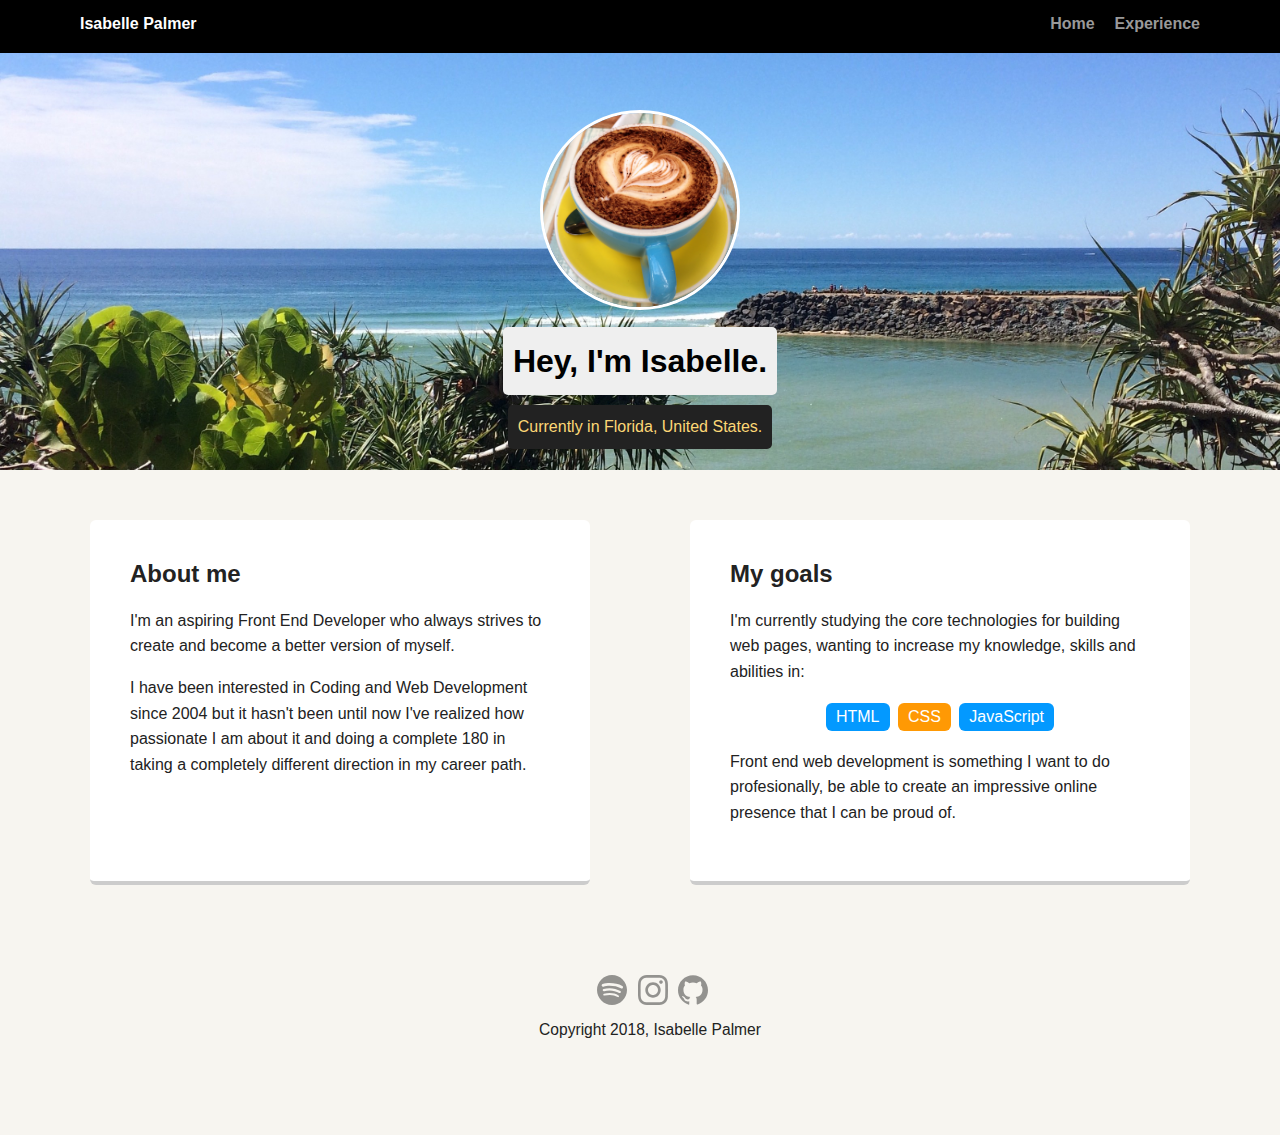
<file: index.html>
<!doctype html>
<html lang="en">
<head>
  <meta charset="utf-8">
  <title>Isabelle Palmer's profile</title>
  <meta name="viewport" content="width=device-width, initial-scale=1.0">
  <link rel="stylesheet" href="styles.css">
  <link href="index.html" rel="stylesheet"></head>
  <body>

    <div class="main-nav">
        <ul class="nav">
          <li class="name">Isabelle Palmer</li>
          <li><a href="index.html">Home</a></li>
          <li><a href="experience.html">Experience</a></li>
        </ul>
    </div>

    <header>
      <img src="images/new_profile_pic.png" alt="Isabelles profile" class="profile-image">
      <h1 class="tag name">Hey, I'm Isabelle.</h1>
      <p class="tag location">Currently in Florida, United States.</p>
    </header>

    <main class="flex">
      <div class="card">
        <h2>About me</h2>
        <p>I'm an aspiring Front End Developer who always strives to create and become a better version of myself. </p>
        <p>I have been interested in Coding and Web Development since 2004 but it hasn't been until now I've realized how passionate I am about it and doing a complete 180 in taking a completely different direction in my career path.      </p>
      </div>

      <div class="card">
        <h2>My goals</h2>
        <p>I'm currently studying the core technologies for building web pages, wanting to increase my knowledge, skills and abilities in:  </p>
        <ul class="skills">
          <li>HTML</li>
          <li>CSS</li>
          <li>JavaScript</li>
        </ul>
        <p> Front end web development is something I want to do profesionally, be able to create an impressive online presence that I can be proud of.</p>
      </div>

    </main>
    <footer>
      <ul>
        <li><a href="https://open.spotify.com/user/issiepalmer?si=NQwdAaatSYStCw8VtOO5wg" class="social spotify">spotify</a></li>
        <li><a href="https://www.instagram.com/issabeells/" class="social instagram">instagram</a></li>
        <li><a href="https://github.com/issabell" class="social github">Github</a></li>
      </ul>
      <p class="copyright">Copyright 2018, Isabelle Palmer</p>
    </footer>
  </body>
  </html>
</file>
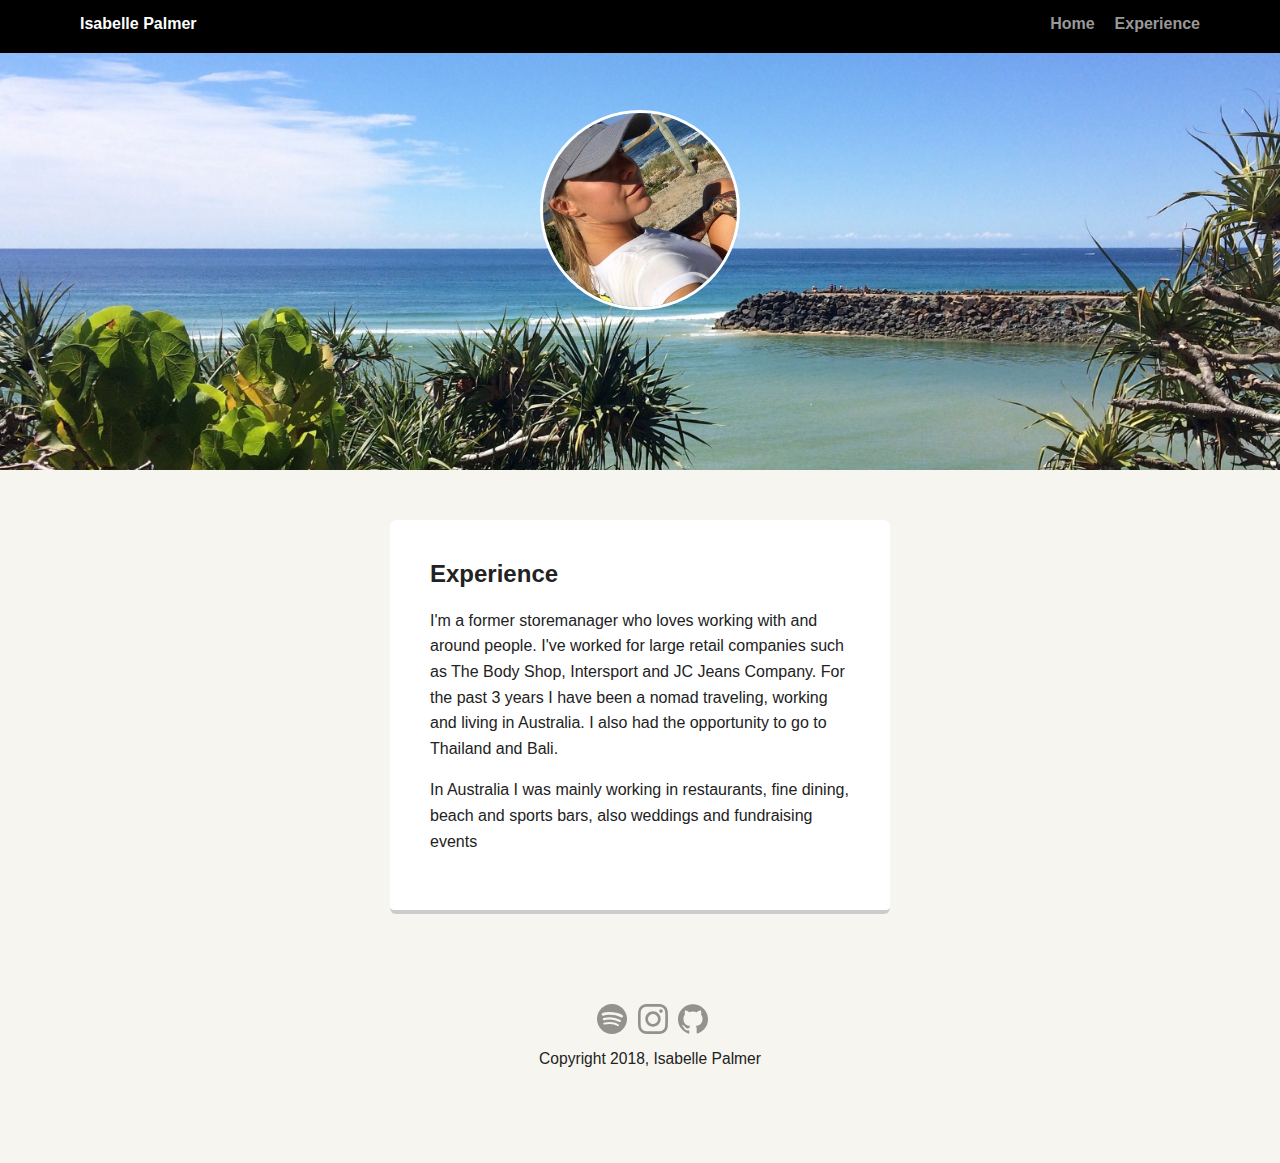
<file: experience.html>
<!doctype html>
<html lang="en">
<head>
  <meta charset="utf-8">
  <title>Isabelle Palmer's profile</title>
  <meta name="viewport" content="width=device-width, initial-scale=1.0">
  <link rel="stylesheet" href="styles.css">
  <link href="index.html" rel="stylesheet"></head>
  <body>

    <div class="main-nav">
        <ul class="nav">
          <li class="name">Isabelle Palmer</li>
          <li><a href="index.html">Home</a></li>
          <li><a href="experience.html">Experience</a></li>
        </ul>
    </div>

    <header>
      <img src="images/profile2.png" alt="Isabelles profile" class="profile-image">


    </header>

    <main class="flex">
      <div class="card">
        <h2>Experience</h2>
        <p> I'm a former storemanager who loves working with and around people. I've worked for large retail companies such as The Body Shop, Intersport and JC Jeans Company. For the past 3 years I have been a nomad traveling, working and living in Australia. I also had the opportunity to go to Thailand and Bali.  </p>
        <p> In Australia I was mainly working in restaurants, fine dining, beach and sports bars, also weddings and fundraising events </p>
      </div>

    </main>
    <footer>
      <ul>
        <li><a href="https://open.spotify.com/user/issiepalmer?si=NQwdAaatSYStCw8VtOO5wg" class="social spotify">spotify</a></li>
        <li><a href="https://www.instagram.com/issabeells/" class="social instagram">instagram</a></li>
        <li><a href="https://github.com/issabell" class="social github">Github</a></li>
      </ul>
      <p class="copyright">Copyright 2018, Isabelle Palmer</p>
    </footer>
  </body>
  </html>
</file>
<file: styles.css>
/* Global Layout Set-up */
* {
  box-sizing: border-box;
}

body {
  margin: 0;
  padding: 0;
  text-align: center;
  font-family: 'Roboto', sans-serif;
  color: #222;
  background: #f7f5f0;
}
/* Link Styles */

a {
  text-decoration: none;
  color: #999;
}
a:hover {
  color: #6633ff;
}

/* Section Styles */

.main-nav {
  width: 100%;
  background: black;
  min-height: 30px;
  padding: 10px;
  position: fixed;
  text-align: center;
}
.nav {
  display: flex;
  justify-content: space-around;
  font-weight: 700;
  list-style-type: none;
  margin: 0 auto;
  padding: 0;
}

.nav .name {
    display: block;
    margin-right: auto;
    color: white;
}
.nav li {
  padding: 5px 10px 10px 10px;
}
.nav a {
  transition: all .5s;
}
.nav a:hover {
  color: white
}

header {
  text-align: center;
  background: url('images/new_background_pic.jpg') no-repeat top center ;
  background-size: cover;
  overflow: hidden;
  padding-top: 60px;
}
header {
  line-height: 1.5;
}
header .profile-image {
  margin-top: 50px;
  width: 200px;
  height: 200px;
  border-radius: 50%;
  border: 3px solid white;
  transition: all 1.5s;
}
header .profile-image:hover {
  transform: scale(1.2) rotate(5deg);
}
.tag {
  background-color: #efefef;
  color: black;
  padding: 10px;
  border-radius: 5px;
  display: table;
  margin: 10px auto;
}
.location {
  background-color: #222;
  color: #FCD776;
}
.card {
  margin: 30px;
  padding: 20px 40px 40px;
  max-width: 500px;
  text-align: left;
  background: #fff;
  border-bottom: 4px solid #ccc;
  border-radius: 6px;
  transition: all .5s;
}
.card:hover {
  border-color: #FCD776;
}


ul.skills {
  padding: 0;
  text-align: center;
}

.skills li {
  border-radius: 6px;
  display: inline-block;
  background: #ff9904;
  color: white;
  padding: 5px 10px;
  margin: 2px;
}

.skills li:nth-child(odd) {
  background: #0399ff;
}

footer {
  width: 100%;
  min-height: 30px;
  padding: 20px 0 40px 20px;
}

footer .copyright {
  top: -8px;
  font-size: .75em;
}

footer ul {
  list-style-type: none;
  margin: 0;
  padding: 0;
}

footer ul li {
  display: inline-block;
}

a.social {
  display: inline-block;
  text-indent: -9999px;
  margin-left: 5px;
  width: 30px;
  height: 30px;
  background-size: 30px 30px;
  opacity: .4;
  transition: all .5s;

}

a.spotify {
  background-image: url(images/spotify.svg);
}
a.instagram {
  background-image: url(images/instagram.svg);
}
a.github {
  background-image: url(images/github2.svg);
}
a.social:hover {
  opacity: 1;
}
.clearfix {
  clear: both;
}

/* Styles for larger screens */
@media screen and (min-width: 720px) {

  .flex {
      display: -ms-flexbox;      /* TWEENER - IE 10 */
      display: flex;
      max-width: 1200px;
      -ms-flex-pack: distribute;
      justify-content: space-around;
      margin: 0 auto;
  }

  header {
    min-height: 470px;
  }

  .nav {
    max-width: 1200px;
    padding: 0 30px;
  }


  main {
    padding-top: 20px;
  }

  main p {
    line-height: 1.6em;
  }

  footer {
    font-size: 1.3em;
    max-width: 1200px;
    margin: 40px auto;
  }

}
</file>
